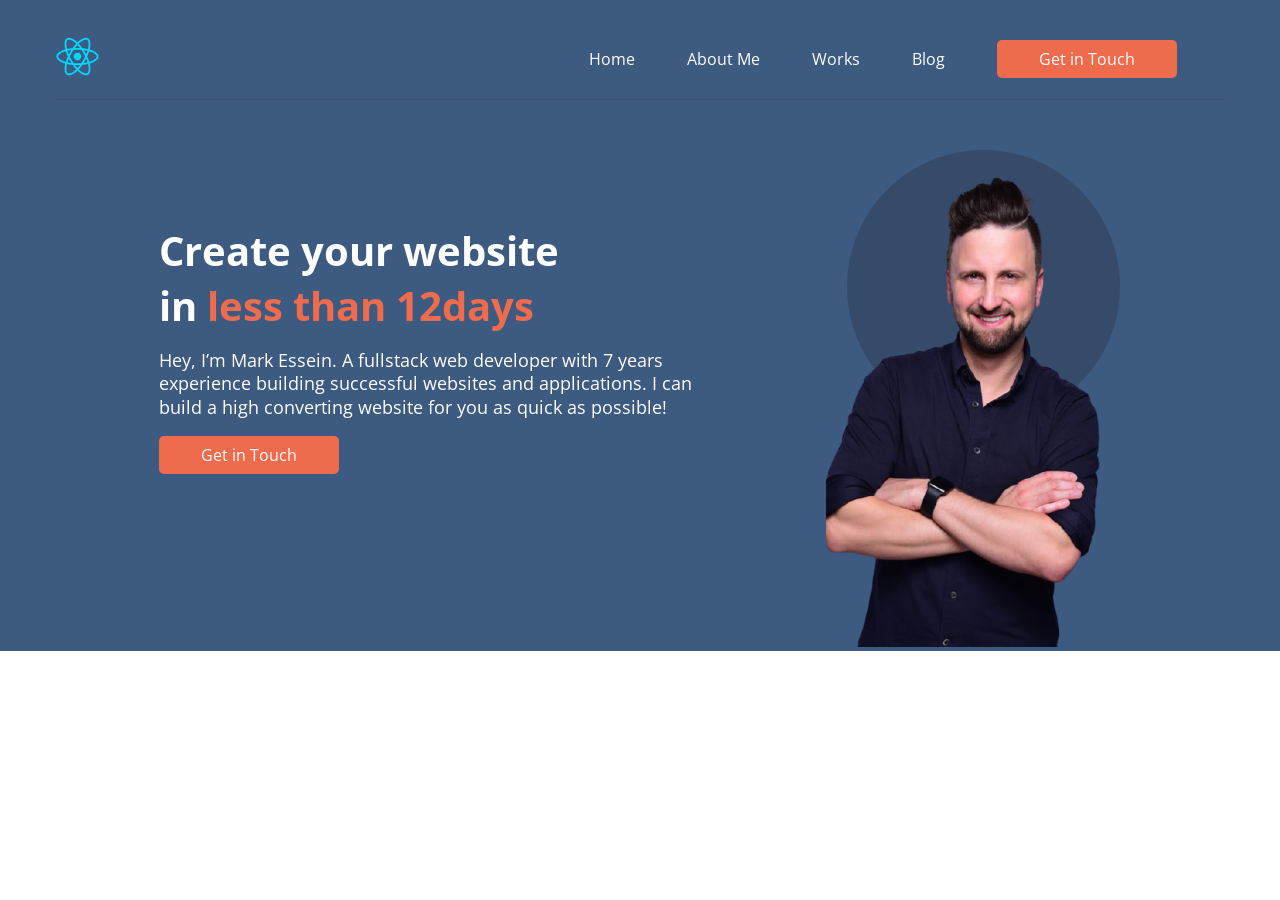
<file: Dizajn iz Figme pretvoren u sajt/index.html>
<!DOCTYPE html>
<html lang="en">
<head>
    <meta charset="UTF-8">
    <meta name="viewport" content="width=device-width, initial-scale=1.0">
    <title>Document</title>
    <link rel="stylesheet" href="assets/style/style.css">
</head>
<body>
    <header>
        <div class="container">
            <!-- kreiramo dva bloka, jedan za logo i navigaciju -->
            <div id="header1">
                <!-- blok za logo u koji ide slika logoa -->
                <div id="logo">
                    <img src="assets/img/logo.png" alt="Logo">
                </div>
                <!-- navigacija sajta(lista) -->
                <nav>
                    <ul>
                        <li><a href="">Home</a></li>
                        <li><a href="">About Me</a></li>
                        <li><a href="">Works</a></li>
                        <li><a href="">Blog</a></li>
                        <li><a class="contactBtn" href="">Get in Touch</a></li>
                    </ul>
                </nav>
            </div>
            <!-- za informacijue u headeru -->
            <div id="header2">
                <div id="profileInfo">
                    <h1>Create your website<br/> in <span>less than 12days</span> </h1>
                    <p>Hey, I’m Mark Essein. A fullstack web developer with 7 years<br/> 
                        experience building successful websites and applications. I can<br/> 
                         build a high converting website for you as quick as possible!</p>
                    <div>
                        <a class="contactBtn" href="">Get in Touch</a>
                    </div>
                </div>
                <div id="profileImg">
                    <img src="assets/img/portofolioimg.png" alt="Portofolio pic">
                </div>
            </div>
        </div>
    </header>
</body>
</html>
</file>
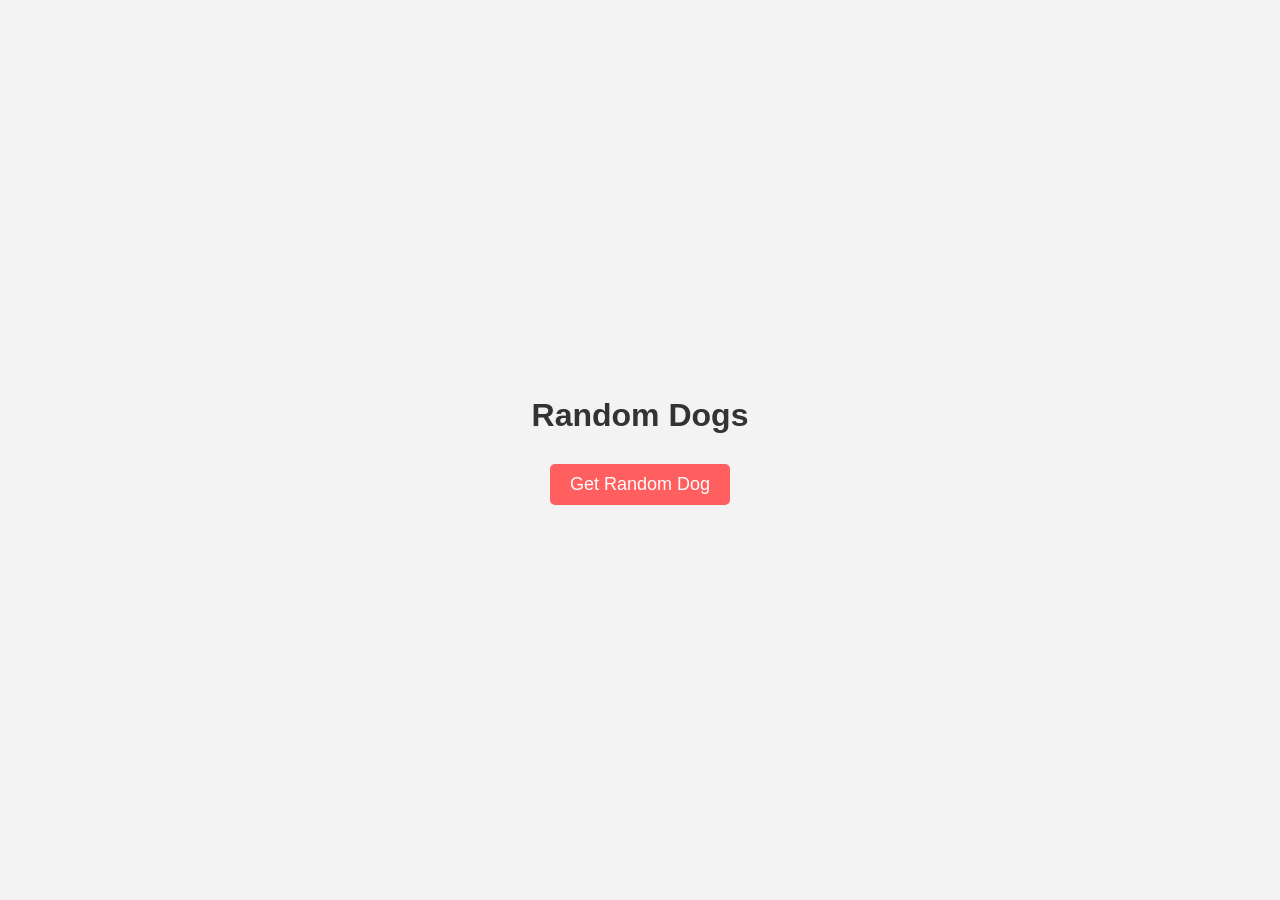
<file: DOG app/index.html>
<!DOCTYPE html>
<html lang="en">
<head>
    <meta charset="UTF-8">
    <meta name="viewport" content="width=device-width, initial-scale=1.0">
    <title>Document</title>

    <link rel="stylesheet" href="style.css">
</head>
<body>

        <h1>Random Dogs</h1>
        <button id="getDogBtn">Get Random Dog</button>
        <div id="dogImages"></div>

    <script src="main.js"></script>
</body>
</html>
</file>
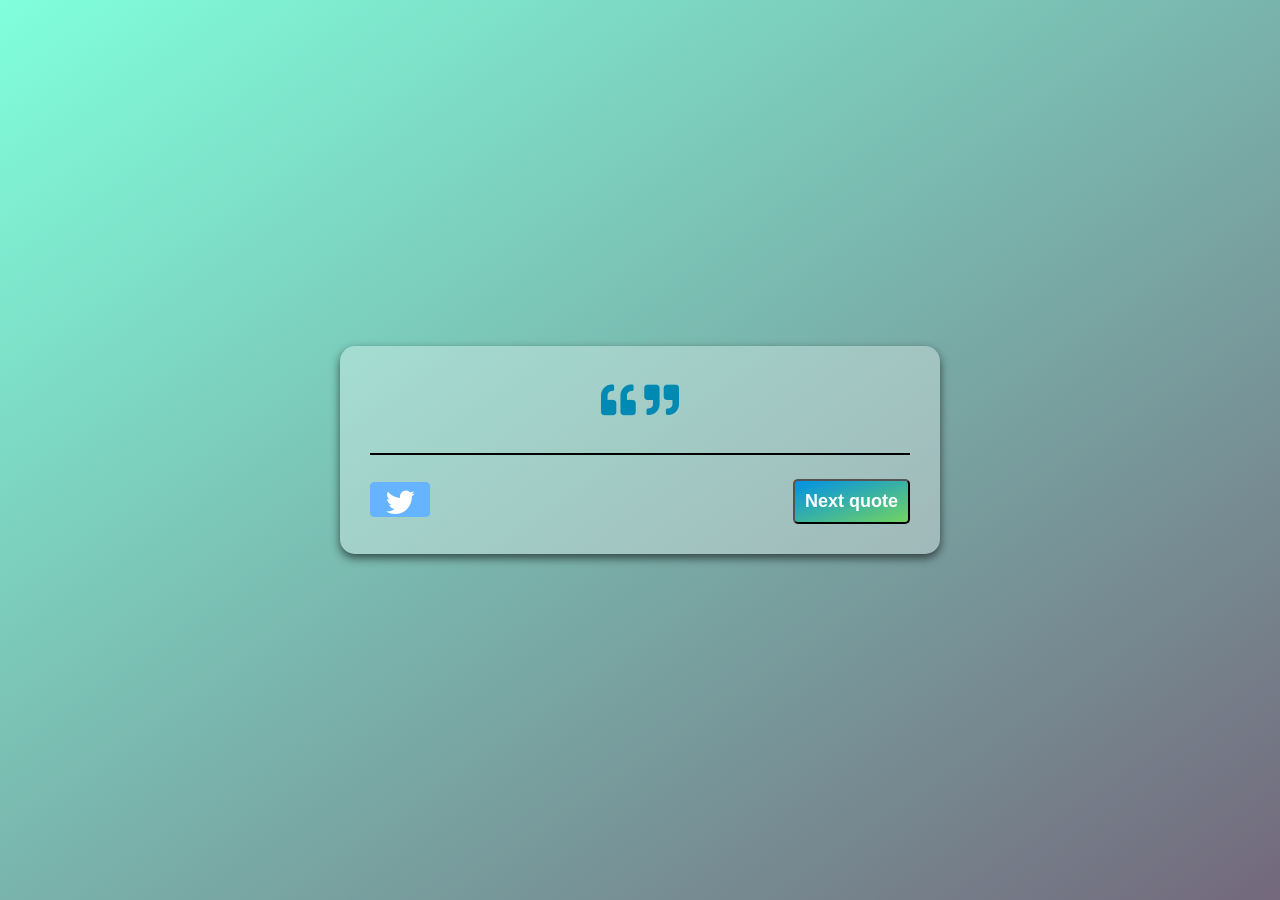
<file: generator citata/index.html>
<!doctype html>
<html>
    <head>
        <!--META information-->
        <meta charset="UTF-8">
        <meta name="description" content="Random Quote Generator">
        <meta name="keywords" content="HTML,CSS,JavaScript, Quotes, API">
        <meta name="viewport" content="width=device-width, initial-scale=1.0">
        <!--End of META information-->
        <title>Random Quote Generator</title>
        <!--LINK CUSTOM CSS FILE-->
        <link rel="stylesheet" href="style.css">
        <!--FONTAWESOME CDN-->
        <link rel="stylesheet" href="https://cdnjs.cloudflare.com/ajax/libs/font-awesome/5.15.1/css/all.min.css" 
        integrity="sha512-+4zCK9k+qNFUR5X+cKL9EIR+ZOhtIloNl9GIKS57V1MyNsYpYcUrUeQc9vNfzsWfV28IaLL3i96P9sdNyeRssA==" crossorigin="anonymous" />
    </head>
    <body>
        <div class="container">
            <h1>
            <i class="fas fa-quote-left"></i>
            <span class="quote" id="quote"></span>
            <i class="fas fa-quote-right"></i>
            </h1>
            <p class="author" id="author"></p>
            <hr/>
            <div class="buttons">
                <a class="twitter" id="tweet" data-size="large" target="_blank" rel="noopener noreferrer"><i class="fab fa-twitter"></i></a>
                <button class="next" id="next2">Next quote</button>
            </div>
        </div>
        <!--LINK CUSTOM JS FILE-->
        <script src="main.js"></script>
    </body>
</html>
</file>
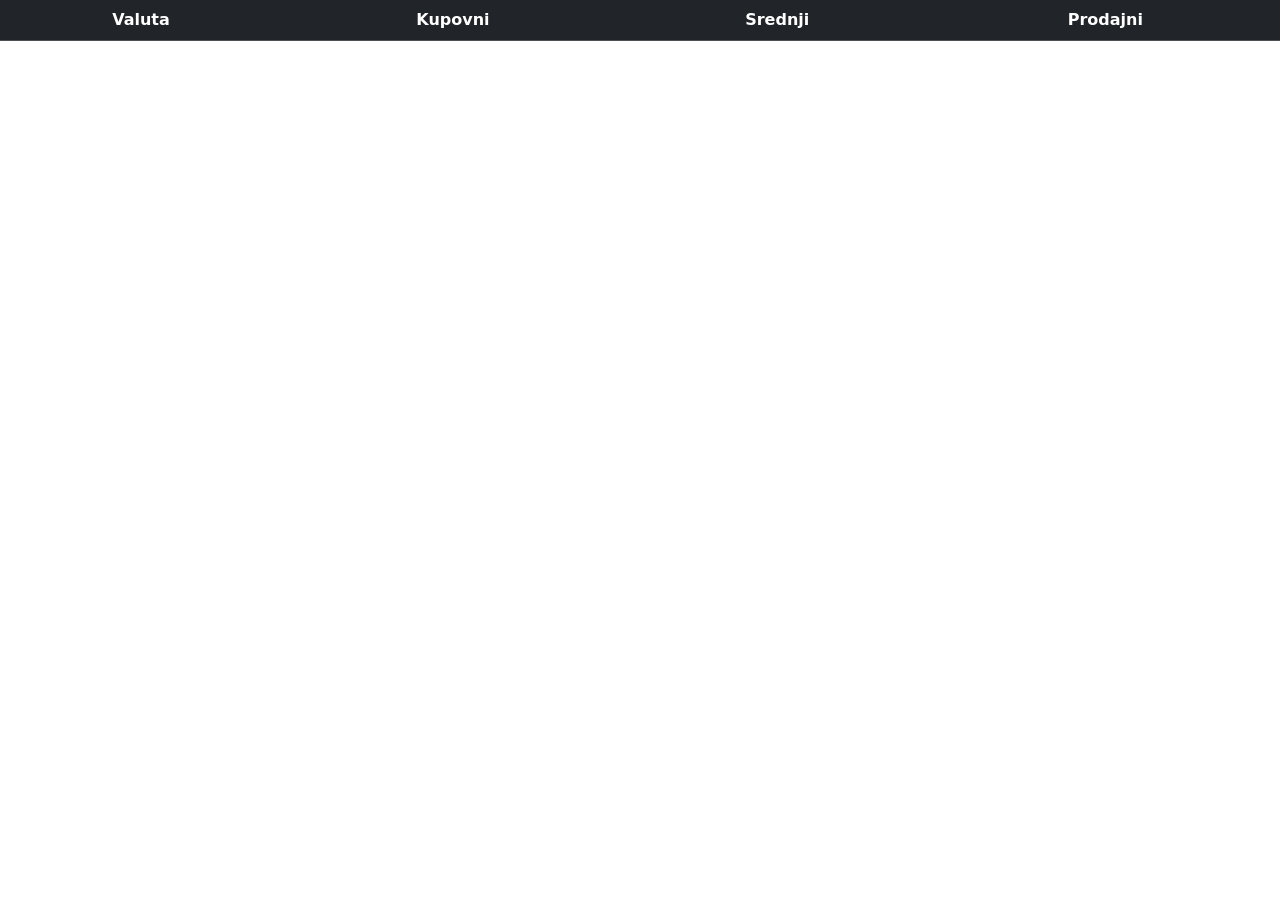
<file: kursna lista/index.html>
<!DOCTYPE html>
<html lang="en">

<head>
    <meta charset="UTF-8">
    <meta http-equiv="X-UA-Compatible" content="IE=edge">
    <meta name="viewport" content="width=device-width, initial-scale=1.0">
    <title>Document</title>
    <link href="https://cdn.jsdelivr.net/npm/bootstrap@5.0.2/dist/css/bootstrap.min.css" rel="stylesheet" integrity="sha384-EVSTQN3/azprG1Anm3QDgpJLIm9Nao0Yz1ztcQTwFspd3yD65VohhpuuCOmLASjC" crossorigin="anonymous">

</head>

<body>
    <table class="table table-dark table-striped text-center">
        <thead>
            <tr>
                <th scope="col">Valuta</th>
                <th scope="col">Kupovni</th>
                <th scope="col">Srednji</th>
                <th scope="col">Prodajni</th>
            </tr>
        </thead>
        <tbody id="tableBody">

        </tbody>
    </table>
    <script src="https://ajax.googleapis.com/ajax/libs/jquery/3.7.1/jquery.min.js"></script>
    <script src="main.js"></script>
</body>

</html>
</file>
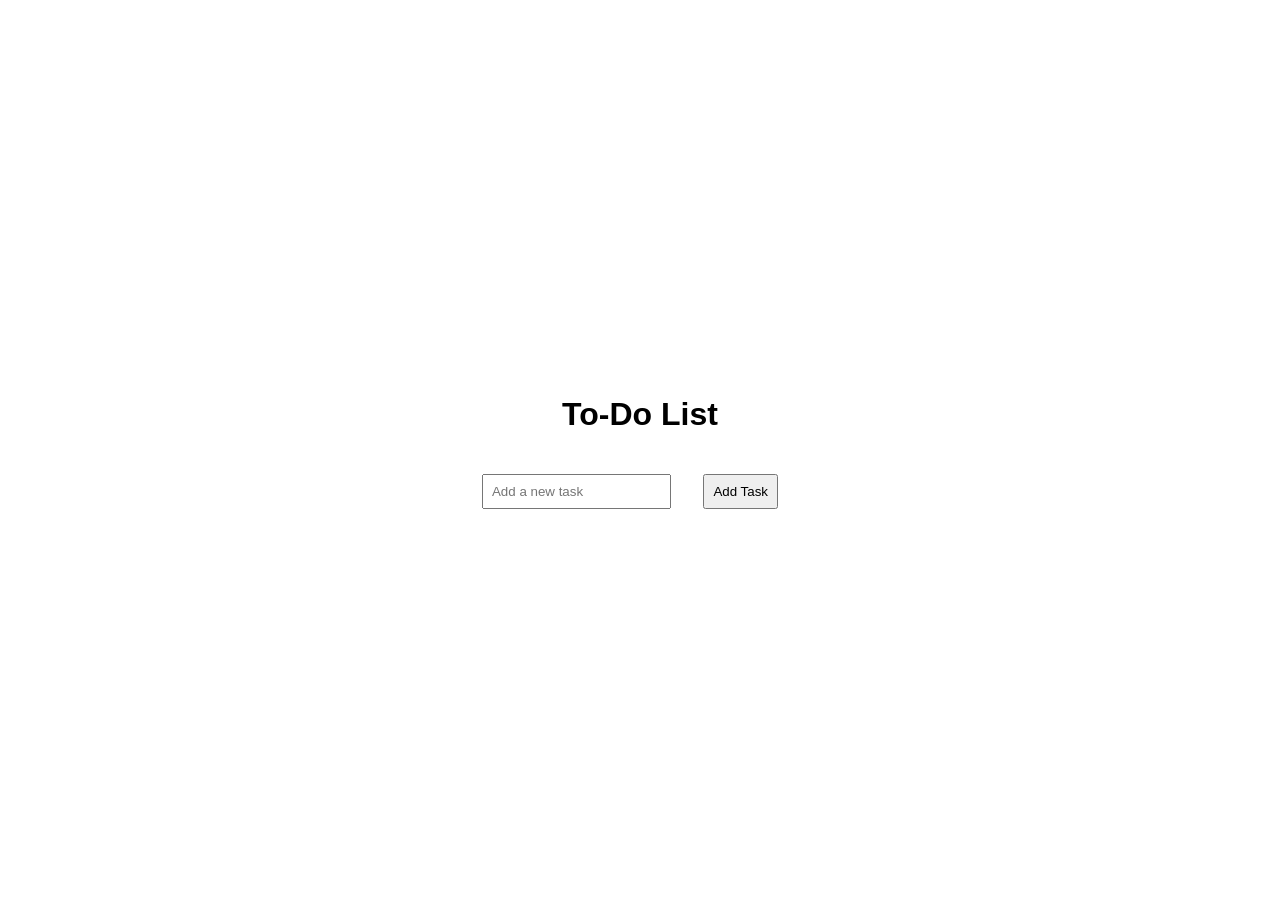
<file: Mini To-Do aplikacija/index.html>
<!DOCTYPE html>
<html lang="en">
<head>
    <meta charset="UTF-8">
    <meta name="viewport" content="width=device-width, initial-scale=1.0">
    <title>Document</title>
    <link rel="stylesheet" href="style.css">
</head>
<body>
    <div id="app">
        <h1>To-Do List</h1>
        <input type="text" id="taskInput" placeholder="Add a new task">
        <button onclick="addTask()">Add Task</button>
        <ul id="taskList"></ul>
    </div>

    <script src="main.js"></script>
</body>
</html>
</file>
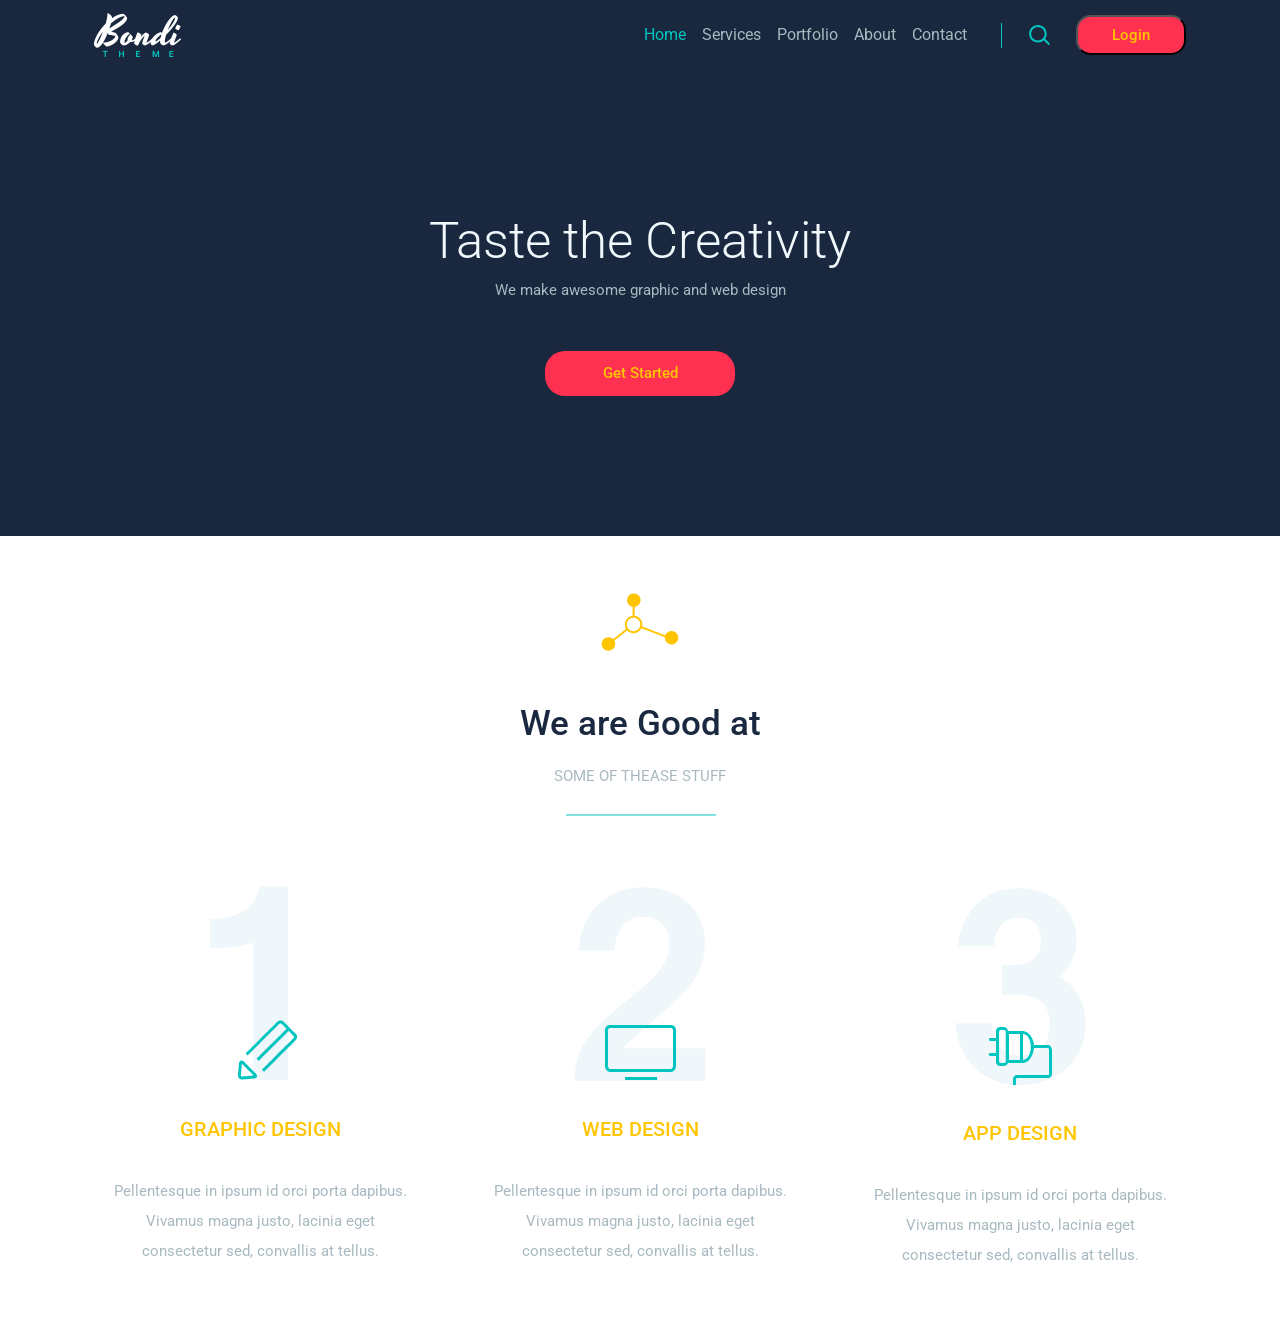
<file: Photopea/index.html>
<!DOCTYPE html>
<html lang="en">
<head>
    <meta charset="UTF-8">
    <meta name="viewport" content="width=device-width, initial-scale=1.0">
    <title>Document</title>
    
    <link rel="stylesheet" href="assets/css/style.css">
    <link href="https://cdn.jsdelivr.net/npm/bootstrap@5.3.2/dist/css/bootstrap.min.css" rel="stylesheet" integrity="sha384-T3c6CoIi6uLrA9TneNEoa7RxnatzjcDSCmG1MXxSR1GAsXEV/Dwwykc2MPK8M2HN" crossorigin="anonymous">
    

</head>
<body>
    <header>
        <div class="container">
            <nav class="navbar navbar-expand-lg navbar-light"> 
              <div class="container-fluid">
                <a class="navbar-brand" href="#">
                  <img src="assets/img/Logo.png" alt="Logo">
                </a> 
                <button class="navbar-toggler" type="button" data-toggle="collapse" data-target="#navbarSupportedContent" aria-controls="navbarSupportedContent" aria-expanded="false" aria-label="Toggle navigation">
                  <span class="navbar-toggler-icon"></span>
                </button>
              
                <div class="collapse navbar-collapse" id="navbarSupportedContent">
                  <ul class="navbar-nav ms-auto mb-2 mb-lg-0"> 
                    <li class="nav-item">
                      <a class="nav-link active" aria-current="page" href="#">Home</a>
                    </li>
                    <li class="nav-item">
                      <a class="nav-link" href="#">Services</a>
                    </li>
                    <li class="nav-item">
                      <a class="nav-link" href="#">Portfolio</a>
                    </li>
                    <li class="nav-item">
                      <a class="nav-link" href="#">About</a>
                    </li>
                    <li class="nav-item">
                      <a class="nav-link" href="#">Contact</a>
                    </li>
                   </ul>
                 <img id="separator" src="assets/img/Separator.png" alt="Separator">
                 <img id="search" src="assets/img/Search Icon.png" alt="Search Icon">
                 <button id="login">Login</button>
                </div>
              </div>
              </nav>
                  <div id="headerBody" class="text-center">
                    <h1>Taste the Creativity</h1>
                    <p>We make awesome graphic and web design</p>
                    <div class="row justify-content-center">
                      <a href="">Get Started</a>
                    </div>
                  </div>

        </div>
    </header>
    <section id="services">
        <div class="container">
          <div class="sablon text-center">
            <img src="assets/img/Composite Path.png" alt="">
            <h2>We are Good at </h2>
            <p>SOME OF THEASE STUFF</p>
            <img src="assets/img/Path.png" alt="">

          </div>
          <div id="serviceBlocks" class="row text-center">
            <div class="col-lg-4">
                        <img src="assets/img/1.png" alt="">
                        <h3>GRAPHIC DESIGN</h3>
                        <p>Pellentesque in ipsum id orci porta dapibus. Vivamus magna justo, lacinia eget consectetur sed, convallis at tellus.</p>
            </div>
            <div class="col-lg-4">
                  <img src="assets/img/2.png" alt="">
                  <h3>WEB DESIGN</h3>
                  <p>Pellentesque in ipsum id orci porta dapibus. Vivamus magna justo, lacinia eget consectetur sed, convallis at tellus.</p>
            </div>
            <div class="col-lg-4">
                  <img src="assets/img/3.png" alt="">
                  <h3>APP DESIGN</h3>
                  <p>Pellentesque in ipsum id orci porta dapibus. Vivamus magna justo, lacinia eget consectetur sed, convallis at tellus.</p>
            </div>


          </div>


        </div>
        
       

    </section>



    <script src="https://cdn.jsdelivr.net/npm/bootstrap@5.3.2/dist/js/bootstrap.bundle.min.js" integrity="sha384-C6RzsynM9kWDrMNeT87bh95OGNyZPhcTNXj1NW7RuBCsyN/o0jlpcV8Qyq46cDfL" crossorigin="anonymous"></script>
</body>
</html>
</file>
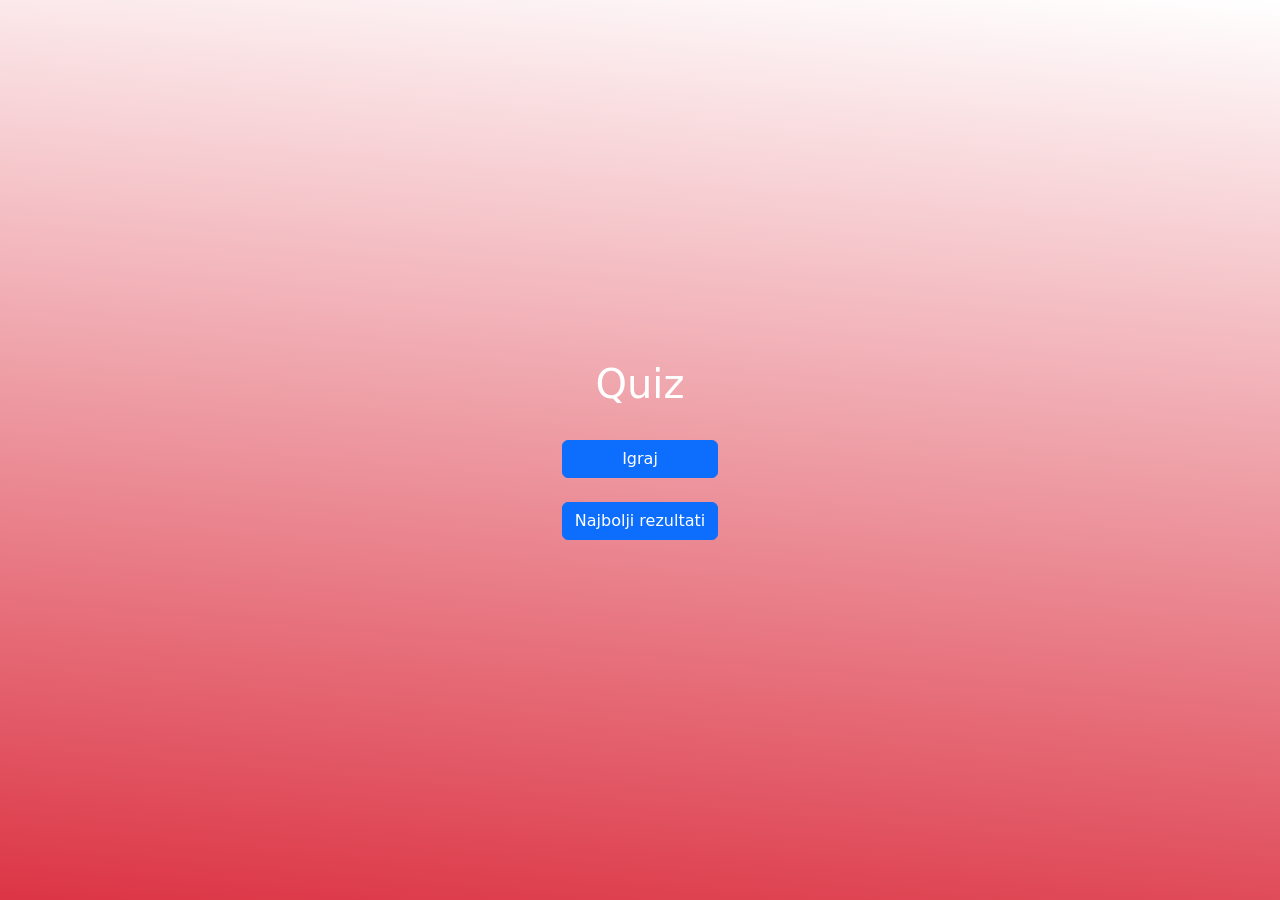
<file: quiz/index.html>
<!DOCTYPE html>
<html lang="en">
<head>
    <meta charset="UTF-8">
    <meta name="viewport" content="width=device-width, initial-scale=1.0">
    <title>Quiz</title>
    <link href="https://cdn.jsdelivr.net/npm/bootstrap@5.0.0-beta2/dist/css/bootstrap.min.css" rel="stylesheet" integrity="sha384-BmbxuPwQa2lc/FVzBcNJ7UAyJxM6wuqIj61tLrc4wSX0szH/Ev+nYRRuWlolflfl" crossorigin="anonymous">
    <link rel="stylesheet" href="css/app.css">
</head>
<body>
    <div id="home" class="text-center">
        <h1>Quiz</h1><br/>
        <a class="btn btn-primary" href="game.html">Igraj</a><br/><br/>
        <a class="btn btn-primary" href="highscores.html">Najbolji rezultati</a>
    </div>
        
    <script src="https://cdn.jsdelivr.net/npm/bootstrap@5.0.0-beta2/dist/js/bootstrap.bundle.min.js" integrity="sha384-b5kHyXgcpbZJO/tY9Ul7kGkf1S0CWuKcCD38l8YkeH8z8QjE0GmW1gYU5S9FOnJ0" crossorigin="anonymous"></script>
    <script src="https://cdn.jsdelivr.net/npm/@popperjs/core@2.6.0/dist/umd/popper.min.js" integrity="sha384-KsvD1yqQ1/1+IA7gi3P0tyJcT3vR+NdBTt13hSJ2lnve8agRGXTTyNaBYmCR/Nwi" crossorigin="anonymous"></script>
    <script src="https://cdn.jsdelivr.net/npm/bootstrap@5.0.0-beta2/dist/js/bootstrap.min.js" integrity="sha384-nsg8ua9HAw1y0W1btsyWgBklPnCUAFLuTMS2G72MMONqmOymq585AcH49TLBQObG" crossorigin="anonymous"></script>
</body>
</html>
</file>
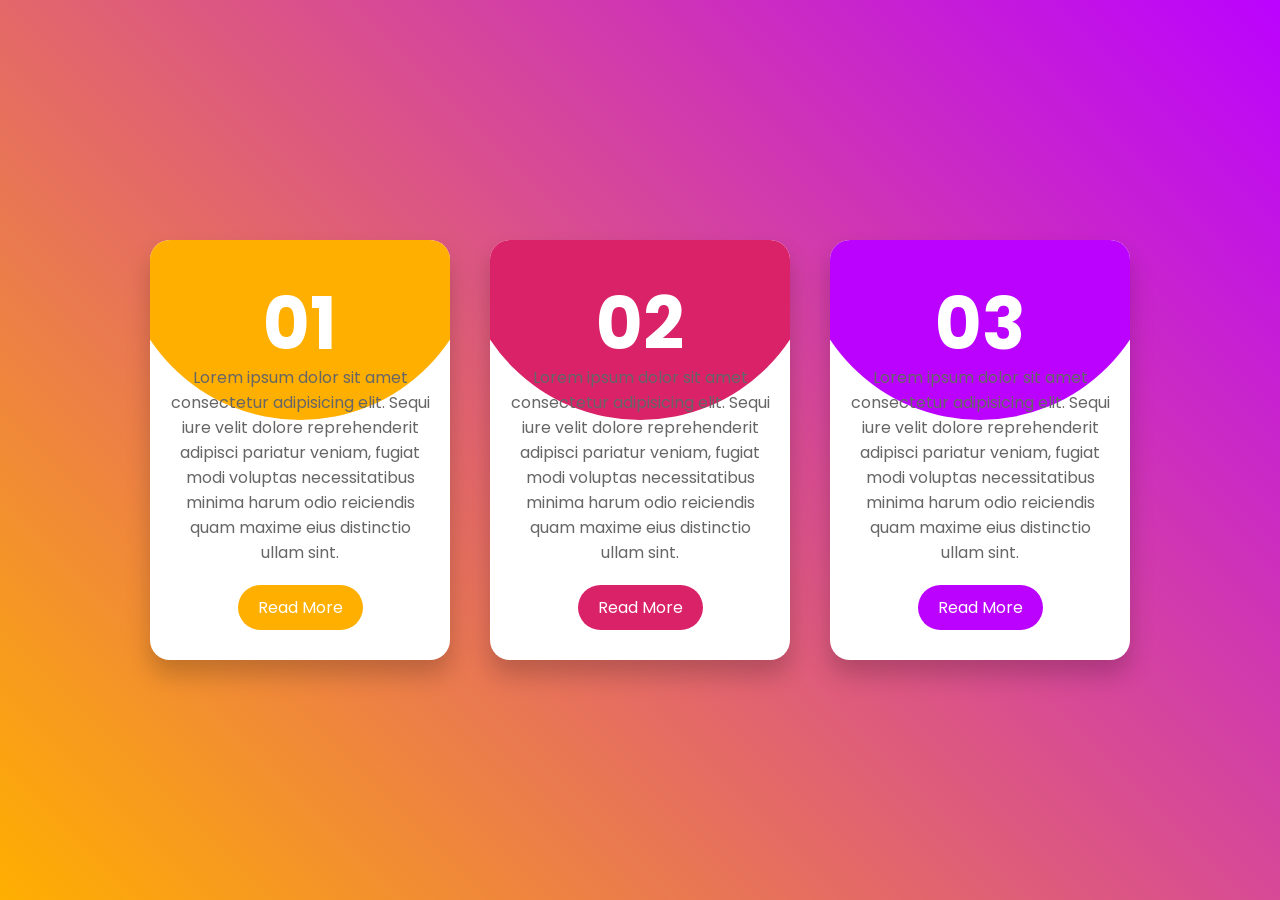
<file: Stilizacija 2/index.html>
<!DOCTYPE html>
<html lang="en">
<head>
    <meta charset="UTF-8">
    <meta name="viewport" content="width=device-width, initial-scale=1.0">
    <title>Document</title>

    <link rel="stylesheet" href="style.css">


</head>
<body>

    <div class="container">

        <div class="card">
                 <div class="circle">
                      <h2>01</h2>
                 </div>
                 <div class="content">
                    <p>Lorem ipsum dolor sit amet consectetur adipisicing elit. 
                        Sequi iure velit dolore reprehenderit adipisci pariatur veniam, 
                        fugiat modi voluptas necessitatibus minima harum odio reiciendis 
                        quam maxime eius distinctio ullam sint.</p>
                        <a href="#">Read More</a>
                 </div>
        </div>
        <div class="card">
                <div class="circle">
                      <h2>02</h2>
                </div>
                <div class="content">
                    <p>Lorem ipsum dolor sit amet consectetur adipisicing elit. 
                        Sequi iure velit dolore reprehenderit adipisci pariatur veniam, 
                        fugiat modi voluptas necessitatibus minima harum odio reiciendis 
                        quam maxime eius distinctio ullam sint.</p>
                        <a href="#">Read More</a>
                </div>
        </div>
        <div class="card">
                <div class="circle">
                      <h2>03</h2>
                </div>
                    <div class="content">
                        <p>Lorem ipsum dolor sit amet consectetur adipisicing elit. 
                            Sequi iure velit dolore reprehenderit adipisci pariatur veniam,
                             fugiat modi voluptas necessitatibus minima harum odio reiciendis 
                             quam maxime eius distinctio ullam sint.</p>
                        <a href="#">Read More</a>       
                    </div>
        </div>

    </div>
    
</body>
</html>
</file>
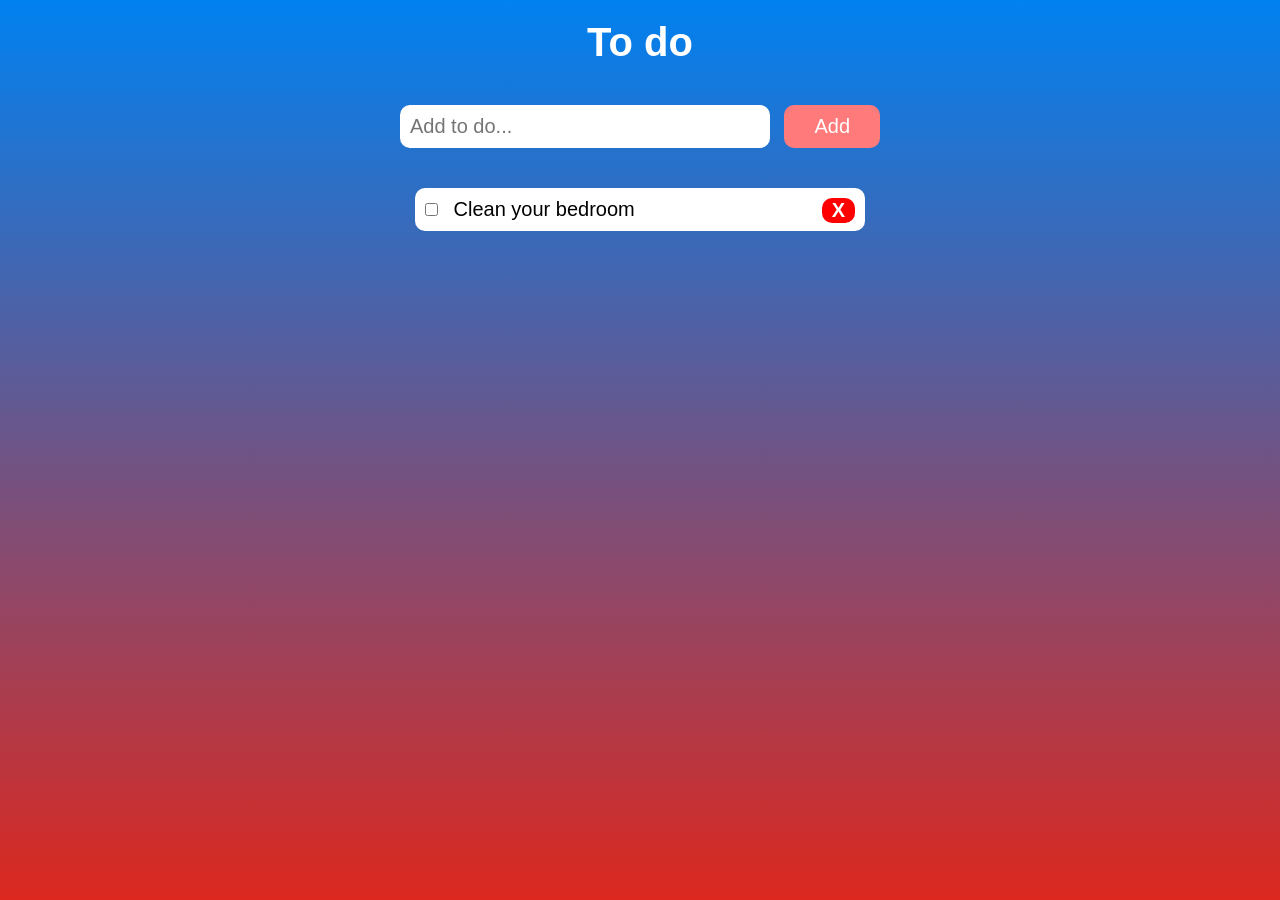
<file: todoapp/index.html>
<!DOCTYPE html>
<html lang="en">
<head>
    <meta charset="UTF-8">
    <meta name="viewport" content="width=device-width, initial-scale=1.0">
    <title>Todo list</title>
    <link rel="stylesheet" href="css/style.css">
</head>
<body>
    <div id="container">
        <h1>To do</h1>

        <form class="todo-form">
            <input type="text" class="todo-input" placeholder="Add to do...">
            <button type="submit" class="add-button">Add</button>
        </form>

        <ul class="todo-items">
            <!-- test primer -->
            <li class="item" data-key="5423532523">
                <input type="checkbox" class="checkbox">
                Clean your bedroom
                <button class="delete-button">X</button>
            </li>
        </ul>
    </div>
    <script src="js/main.js"></script>
</body>
</html>
</file>
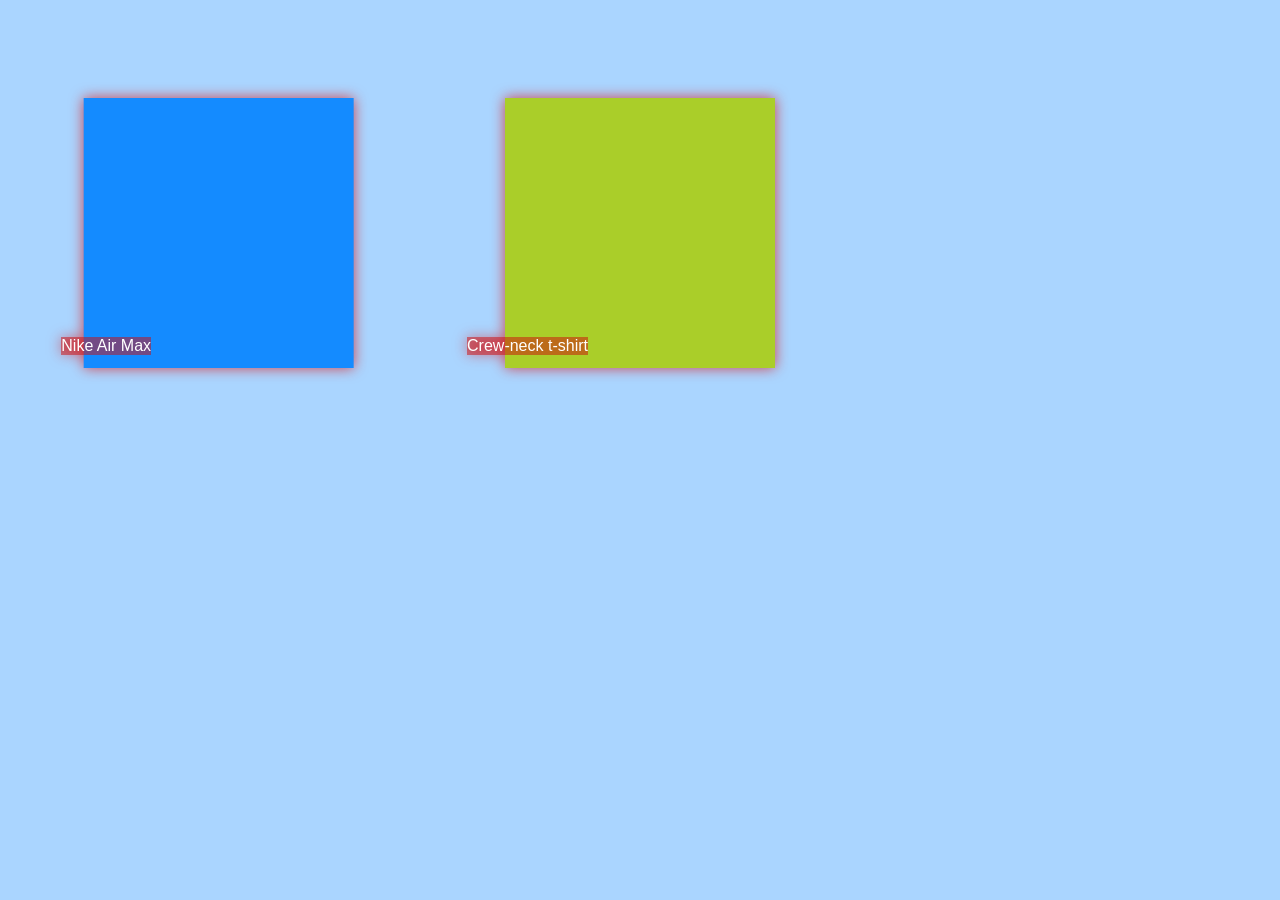
<file: Stilizacija 3/assets/index.html>
<!DOCTYPE html>
<html lang="en">
<head>
    <meta charset="UTF-8">
    <meta name="viewport" content="width=device-width, initial-scale=1.0">
    <title>Document</title>

    <link rel="stylesheet" href="style.css">

</head>
<body>

        <div class="container shoe">

            <div class="productImage shoeImg"></div>
            <div class="size shoeSize">
                <h4>SIZE</h4>
                <ul>
                    <li>43</li>
                    <li>42</li>
                    <li>41</li>
                </ul>
            </div>
            <div class="price shoePrice">
                <h4>PRICE</h4>
                <span>$150</span>
            </div>
            <div class="color shoeColor">
                <h4>COLORS</h4>
                <ul>
                    <li><span class="blue"></span></li>
                    <li><span class="yellow"></span></li>
                    <li><span class="red"></span></li>
                </ul>
            </div>
            <div class="productName shoeName">Nike Air Max</div>
        </div>
        <div class="container shirt">

                <div class="productImage shirtImg"></div>
                <div class="size shirtSize">
                    <h4>SIZE</h4>
                    <ul>
                        <li>S</li>
                        <li>M</li>
                        <li>L</li>
                    </ul>
                </div>
                <div class="price shirtPrice">
                    <h4>PRICE</h4>
                    <span>$50</span>
                </div>
                <div class="color shirtColor">
                    <h4>COLORS</h4>
                    <ul>
                        <li><span class="blue"></span></li>
                        <li><span class="yellow"></span></li>
                        <li><span class="red"></span></li>
                    </ul>
                </div>
                <div class="productName shirtName">
                    Crew-neck t-shirt
                </div>





        </div>



    
</body>
</html>
</file>
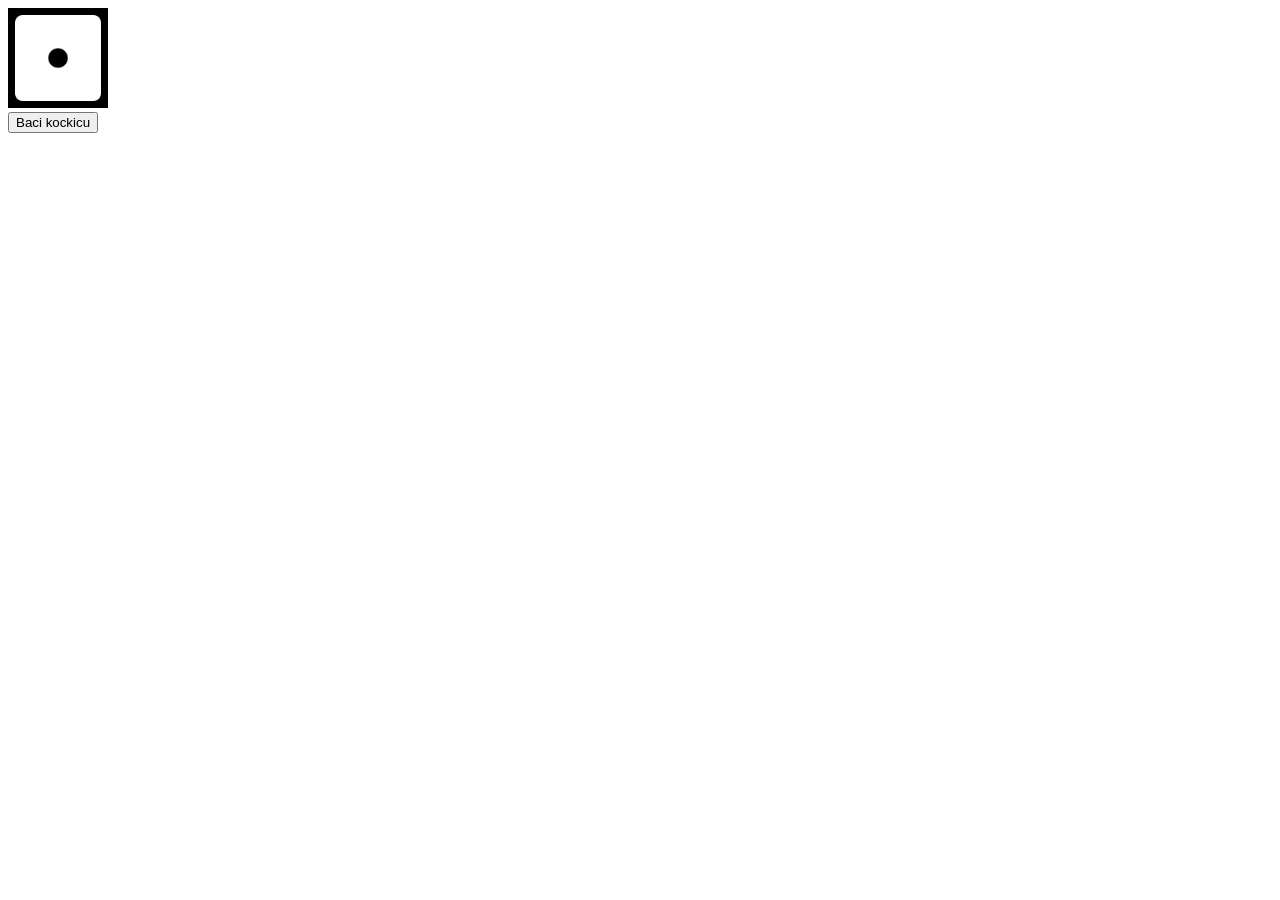
<file: Kocka/kocka.html>
<!DOCTYPE html>
<html lang="en">
<head>
    <meta charset="UTF-8">
    <meta name="viewport" content="width=device-width, initial-scale=1.0">
    <title>Document</title>
</head>
<body>
        
    
        <img name="kocka" src="slika1.png"  width="100" alt="slika">
     <br>
     <button onclick="baci()">Baci kockicu</button>

 <script src="kockica.js">

 </script>
</body>
</html>
</file>
<file: Dizajn iz Figme pretvoren u sajt/assets/style/style.css>
@import url("https://fonts.googleapis.com/css2?family=Open+Sans:ital,wght@0,300;0,400;0,500;0,600;0,700;0,800;1,300;1,400;1,500;1,600;1,700;1,800&family=Roboto:ital,wght@0,400;0,500;0,700;0,900;1,400;1,500;1,700;1,900&display=swap");
* {
  margin: 0;
  padding: 0;
  box-sizing: border-box;
}

.container {
  width: 1170px;
  margin: 0 auto;
}

header {
  background: #3D5A80;
  padding-top: 34px;
}
header li {
  display: inline;
}
header li a {
  color: var(--White, #FFF);
  font-family: "Open Sans";
  font-size: 16px;
  font-style: normal;
  font-weight: 400;
  line-height: normal;
  text-decoration: none;
  margin-right: 48px;
}
header #header1 {
  display: flex;
  justify-content: space-between;
  align-items: center;
  border-bottom: 1px solid rgba(0, 0, 0, 0.12);
  padding-bottom: 16px;
}
header .contactBtn {
  color: var(--White, #FFF);
  font-family: Open Sans;
  font-size: 16px;
  font-style: normal;
  font-weight: 400;
  line-height: 24px; /* 150% */
  padding: 8px 42px;
  border-radius: 5px;
  background: var(--Accent, #EE6C4D);
  margin-bottom: 16px;
}
header #header2 {
  display: flex;
  justify-content: center;
  gap: 134px;
  margin-top: 48px;
}
header #header2 h1 {
  color: var(--White, #FFF);
  font-family: "Open Sans";
  font-size: 40px;
  font-style: normal;
  font-weight: 700;
  line-height: normal;
  margin-top: 75px;
}
header #header2 h1 span {
  color: #EE6C4D;
  font-family: "Open Sans";
}
header #header2 p {
  color: var(--White, #FFF);
  font-family: "Open Sans";
  font-size: 18px;
  font-style: normal;
  font-weight: 400;
  line-height: 130%; /* 23.4px */
  margin: 16px 0 24px;
}
header #header2 a {
  text-decoration: none;
}/*# sourceMappingURL=style.css.map */
</file>
<file: DOG app/style.css>
body {
    font-family: Arial, sans-serif;
    background-color: #f3f3f3;
    margin: 0;
    padding: 0;
    display: flex;
    flex-direction: column;
    align-items: center;
    justify-content: center;
    height: 100vh;
  }
  h1 {
    color: #333;
    margin-bottom: 30px;
  }
  button {
    padding: 10px 20px;
    font-size: 18px;
    background-color: #ff5f5f;
    color: white;
    border: none;
    border-radius: 5px;
    cursor: pointer;
    transition: background-color 0.3s ease;
  }
  button:hover {
    background-color: #e60000;
  }
  #dogImages {
    display: flex;
    flex-wrap: wrap;
    justify-content: center;
    gap: 20px;
    margin-top: 20px;
  }
  img {
    max-width: 300px;
    height: auto;
    margin-bottom: 10px;
    border-radius: 10px;
    box-shadow: 0px 4px 8px rgba(0, 0, 0, 0.1);
    transition: transform 0.3s ease;
  }
  img:hover {
    transform: scale(1.05);
    box-shadow: 0px 8px 16px rgba(0, 0, 0, 0.2);
  }
</file>
<file: generator citata/style.css>
*{
    margin:0;
    padding:0;
    box-sizing: border-box;
}
  
body{
    min-height: 100vh;
    transition: 0.5s;
    transition-timing-function: ease-in;
    background-image: linear-gradient(to right bottom, rgb(128 255 220), #2b1b38a8);
    display: flex;
    align-items: center;
    justify-content: center;
}

.container
{
    display: flex;
    flex-direction: column;
    align-items: center;
    padding: 30px;
    box-shadow: 0 4px 10px rgba(0, 0, 0, 0.6);
    border-radius: 15px;
    width: 600px;
    background-color: rgba(255, 255, 255, 0.3);
    margin: 10px;
 
}
.fa-quote-left, .fa-quote-right {
    font-size: 35px;
    color: rgb(0 138 179);
}
.quote
{
    text-align: center;
    font-size: 40px;
    font-weight: bold;
}
.author 
{
    
    margin:10px;
    text-align: right;
    font-size: 25px;
    font-style: italic;
    font-family: cursive;
}
hr {
    margin: 10px 0;
    width: 100%;
    border: 1px solid black;
    background-color: black;
}
.buttons {
    width: 100%;
    display: flex;
    justify-content: space-between;
    align-items: center;
    margin-top: 9px;
}
.twitter
{
    border:1px solid rgb(102, 179, 255);
    border-radius: 4px;
    background-color: rgb(102, 179, 255);
    color: white;
    text-align: center;
    font-size: 1.8em;
	width: 60px;
	height: 35px;
	line-height: 40px;
}
.next
{
    font-size: 18px;
    border-radius: 5px;
    cursor: pointer;
    padding: 10px;
    margin-top: 5px;
    font-weight: bold;
    color: white;
    background-image: linear-gradient(to right bottom, rgb(0 145 230), #32c418a8);
}
.container:hover
{
    box-shadow: 0 10px 10px rgb(230, 0, 0);
}
</file>
<file: Mini To-Do aplikacija/style.css>
body {
    font-family: 'Arial', sans-serif;
    display: flex;
    justify-content: center;
    align-items: center;
    height: 100vh;
    margin: 10px;
}

#app {
    text-align: center;
}

input {
    padding: 8px;
    margin-right: 8px;
}

button {
    padding: 8px;
    margin: 20px;
}
</file>
<file: Photopea/assets/css/style.css>
@import url('https://fonts.googleapis.com/css2?family=Roboto:ital,wght@0,100;0,300;0,400;0,500;0,700;0,900;1,100;1,300;1,400;1,500;1,700;1,900&display=swap');

* {
    margin: 0;
    padding: 0;
    box-sizing: border-box;
    font-family: "Roboto";
}
:root {
    --yellow: #ffc501;
    --white: #ffffff;

}
header {
    background: #19283f;
    padding-bottom: 140px;
}
.nav-link {
    font-size: 15px;
    color: #a8b9c0 !important;
    font-weight: 400;
}
.active {
    color: #00c7c0 !important;
}
#login {
    font-size: 15px;
    /* primena promenljive */
    color: var(--yellow);
    font-weight: 500;
    width: 110px;
    height: 40px;
    border-radius: 15px;
    background-color: #ff3150;
    margin-left: 25px;
}
#separator {
    margin: 0 25px;
}
#headerBody {
    margin-top: 140px;
    /* CSS nesting */
    & h1 {
        font-size: 51px;
        color: #f0f8fb;
        font-weight: 300;
    }
    & p {
        font-size: 15px;
        color: #a8b9c0;
        font-weight: 400;
    }
    & a {
        font-size: 15px;
        color: #ffc501;
        font-weight: 500;
        width: 190px;
        height: 45px;
        border-radius: 20px;
        background-color: #ff3150;
        text-decoration: none;
        display: flex;
        align-items: center;
        justify-content: center;
        margin-top: 33px;
    }
}
.sablon {
    margin: 55px 0 60px;
    & h2 {
        font-size: 35px;
        color: #1a2940;
        font-weight: 500;
        margin: 50px 0 20px;
    }
    & p {
        font-size: 15px;
        color: #a8b9c0;
        font-weight: 400;
        margin-bottom: 15px;
    }
}
#serviceBlocks {
    padding-bottom: 65px;
    & h3 {
        font-size: 20px;
        color: #ffc501;
        font-weight: 500;
        margin: 35px 0 35px;
    }
    & p {
        width: 303px;
        height: 74px;
        font-size: 15px;
        line-height: 30px;
        color: #a8b9c0;
        font-weight: 400;
        text-align: center;
        margin: 0 auto;
    }
}
</file>
<file: quiz/css/app.css>
body {
    display: flex;
    flex-direction: column;
    justify-content: center;
    align-items: center;
    height: 100vh;
    width: 100vw;
    background: linear-gradient(5deg, #dc3545, #406f1c00);
    color: #fff;
}
.form-control {
    display: inline !important;
    width: 76% !important;
}
.btn-primary {
    width: 100%;
}
.hidden {
    display: none;
}
</file>
<file: Stilizacija 2/style.css>
@import url("https://fonts.googleapis.com/css2?family=Poppins:wght@400;700&display=swap");
@font-face {
    font-family: "robotoregular";
    src: url(../fonts/roboto-regular-webfont.woff) format("woff");
    font-weight: normal;
    font-style: normal;


}
* {
    margin: 0;
    padding: 0;
    box-sizing: border-box;
    font-family: "Poppins", "robotoregular", sans-serif;
}

body {
    display: flex;
    justify-content: center;
    align-items: center;
    min-height: 100vh;
    background: linear-gradient(45deg, #ffaf00, #bb02ff);
}

.container {
    position: relative;
    width: 1150px;
    padding: 20px;
    display: flex;
    justify-content: center;
    align-items: center;
    flex-wrap: wrap;

}

.container .card {
    position: relative;
    width: 300px;
    height: 420px;
    background-color: #fff;
    margin: 20px;
    border-radius: 20px;
    overflow: hidden;
    box-shadow: 0 15px 25px rgba(0, 0, 0, 0.2);
    transition: 0.5s ease-in-out;
}

.container:hover .card {
    filter: blur(20px);
    transform: scale(0.9);
    opacity: 0.5;
}
.container .card:hover {
    filter: blur(0);
    transform: scale(1);
    opacity: 1;
}
.container .card:hover .circle {
    clip-path: circle(600px);
}

.container .card:hover .content p {
    color: #fff;
}
.container .card:hover .content a {
    box-shadow: 1px 1px 2px rgba(0, 0, 0, 0.2),
    -1px -1px -2px rgba(255, 255, 255, 0.4);

}
.container .card .content a:active {
        box-shadow: inset 1px 1px 1px rgba(0, 0, 0, 0.1),
        inset 5px 5px 5px rgba(0, 0, 0, 0.04),
        inset -5px -5px 5px rgba(255, 255, 255, 0.07),
        inset -1px -1px 2px rgba(255, 255, 255, 0.4);
}
.container .card .circle {
    position: relative;
    width: 100%;
    height: 100%;
    background: #000;
    clip-path: circle(180px at center 0);
    text-align: center;
    transition: 1s ease-in-out;
}
.container .card h2 {
    color: #fff;
    font-size: 4.5em;
    padding: 30px 0;
}
.container .card .content {
    position: absolute;
    bottom: 10px;
    padding: 20px;
    text-align: center;
}
.container .card .content p {
    color: #666;
    transition: 0.5s ease-in-out;
}
.container .card .content a {
    position: relative;
    display: inline-block;
    padding: 10px 20px;
    background: #000;
    color: #fff;
    border-radius: 40px;
    text-decoration: none;
    margin-top: 20px;
    transition: 0.8s ease-in-out;
}
.container .card:nth-child(1) .circle, .container .card:nth-child(1) .content a {
    background: #ffaf00;
}
.container .card:nth-child(2) .circle, .container .card:nth-child(2) .content a {
    background: #da2268;

}
.container .card:nth-child(3) .circle, .container .card:nth-child(3) .content a {
    background: #bb02ff;
}
@keyframes colorChange {
    0% {color: #fff;}
    50% {color: #b1b493;}
    80% {color: #4f8a8b;}
    100% {color: #fff;}
}
</file>
<file: todoapp/css/style.css>
* {
    padding: 0;
    margin: 0;
}

body {
    width: 100vw;
    height: 100vh;
    display: flex;
    justify-content: center;
    font-family: sans-serif;
    background: linear-gradient(#0081f0,#DC281E);
}

button:hover {
    cursor: pointer;
    background: green;
}

ul {
    list-style-type: none;
}

#container {
    min-width: 700px;
    display: flex;
    flex-direction: column;
    align-items: center;
    padding: 20px;
}

h1 {
    color: #fff;
    font-size: 40px;
}

/* forma -> todo-form */

.todo-form {
    margin: 40px 0;
}

.todo-input {
    width: 350px;
    border: 0;
    outline: 0;
    border-radius: 10px;
    padding: 10px;
    margin-right: 10px;
    font-size: 20px;
}

.add-button {
    background: #ff7b7b;
    color: #fff;
    border: 0;
    outline: 0;
    border-radius: 10px;
    padding: 10px 30px;
    font-size: 20px;
}

/* stavke liste -> todo-items*/

.todo-items {
    min-width: 450px;
}

.item {
    background: #fff;
    padding: 10px;
    font-size: 20px;
}

.item:first-child {
    border-top-left-radius: 10px;
    border-top-right-radius: 10px;
}

.item:last-child {
    border-bottom-left-radius: 10px;
    border-bottom-right-radius: 10px;
}

.checkbox {
    margin-right: 10px;
}

.delete-button {
    float: right;
    background: red;
    border: 0;
    outline: 0;
    border-radius: 10px;
    padding: 1px 10px;
    margin-left: 10px;
    font-size: 20px;
    font-weight: 600;
    color: #fff;
}

.checked {
    text-decoration: line-through;
}
</file>
<file: Stilizacija 3/assets/style.css>
:root {
    --size: 450px;
    --blue: #aad5ff;
    --lb: rgba(0, 0, 0, 0.5)
}

body {
    display: grid;
    justify-items: center;
    grid-template-columns: repeat(auto-fill,minmax(400px,1fr));
    background-color: var(--blue);
    color: cornsilk;
    font-family: "Roboto Condensed", sans-serif;
}

.container {
    width: var(--size);
    height: var(--size);
    display: grid;
    grid-template-columns: repeat(2, 50%);
    justify-items: center;
    align-items: center;
    text-align: center;
 
    filter: drop-shadow(0px 0px 7px rgba(223, 2, 2, 0.7));
}

.productImage {
    grid-column: 1/ span 2;
    grid-row:  1/span 2;
    width: var(--size);
    height: var(--size);
    background-size: cover;
    clip-path: polygon(20% 20%,
            50% 20%,
            50% 20%,
            80% 20%,
            80% 50%,
            80% 50%,
            80% 80%,
            50% 80%,
            50% 80%,
            20% 80%,
            20% 50%,
            20% 50%);
            transition: all 0.7s cubic-bezier(0.895, 0.03, 0.685, 0.22);
}

.shoeImg {
    background-image: url(https://images.unsplash.com/photo-1491553895911-0055eca6402d?auto=format&fit=crop&q=80&w=2080&ixlib=rb-4.0.3&ixid=M3wxMjA3fDB8MHxwaG90by1wYWdlfHx8fGVufDB8fHx8fA%3D%3D);
    background-color: #148bff;

}

.shirtImg {
    background-image: url(https://media.istockphoto.com/id/1158792778/photo/blank-white-t-shirt.jpg?s=612x612&w=0&k=20&c=JbpvINul28nezxgsnGUvKIe1fSVlseUiWhdIc-mYIbk=);
    background-color: #aace29;
}

h4, 
ul, 
span {
    padding: 0;
    margin: 0;
}
.size, 
.color {
    grid-column: 1;
    grid-row: 1;
    justify-self: center;
    text-align: center;
    z-index: 1;
    opacity: 0;
    transition: all 0.6s cubic-bezier(0.895, 0.03, 0.685, 0.22);
    color: black;
}
.size ul li,
.color ul li  {

    list-style: none;
    width: 20px;
    height: 20px;
    margin: 5px;
    padding: 5px;
    text-align: center;
    background-color: rgba(222, 8, 8, 0.5);

}
.color {
    grid-column: 2;
    grid-row: 2;

}

.color ul li span {
    width: 10px;
    height: 10px;
    border-radius: 50px;
    display: inline-block;
    text-align: center;
}

.red {
    background-color: red;

}

.yellow {
    background-color: greenyellow;
}

.blue {
    background-color: #0070ee;

}

.price {
    grid-column: 2;
    grid-row: 1;
    justify-self: center;
    z-index: 1;
    opacity: 0;
    transition: all 0.6s cubic-bezier(0.895, 0.03, 0.685, 0.22);
}

.price h4 {
    margin-bottom: 8px;
    color: black;
    
}

.price span {
    width: 20px;
    height: 20px;
    padding: 5px;
    background-color: rgba(208, 11, 11, 0.5);
    
}

.productName {
    grid-column: 1;
    grid-row: 2;
    align-self: center;
    justify-self: center;
    z-index: 1;
    transition: all 0.7 cubic-bezier(0.895, 0.03, 0.685, 0.22);
    color: white;
    background-color: rgba(208, 11, 11, 0.5);
    

}

.productImage:hover {
    clip-path: polygon(20% 0%,
            50% 0%,
            50% 20%,
            100% 20%,
            100% 50%,
            80% 50%,
            80% 100%,
            50% 100%,
            50% 80%,
            0% 80%,
            0% 50%,
            20% 50%);
            transform: rotate(-15eg);
            transition: all 0.4s cubic-bezier(0.86, 0, 0.07, 1);

}

.productImage:hover~* {
    opacity: 1;
    transform: rotate(-15eg);
    transition: all 0.4s cubic-bezier(0.86, 0, 0.07, 1);

}

.credits {
    color: white;
    font-size: 1.2rem;
    grid-column: 1 / -1;
    justify-self: center;
    text-align: center;

}
</file>
